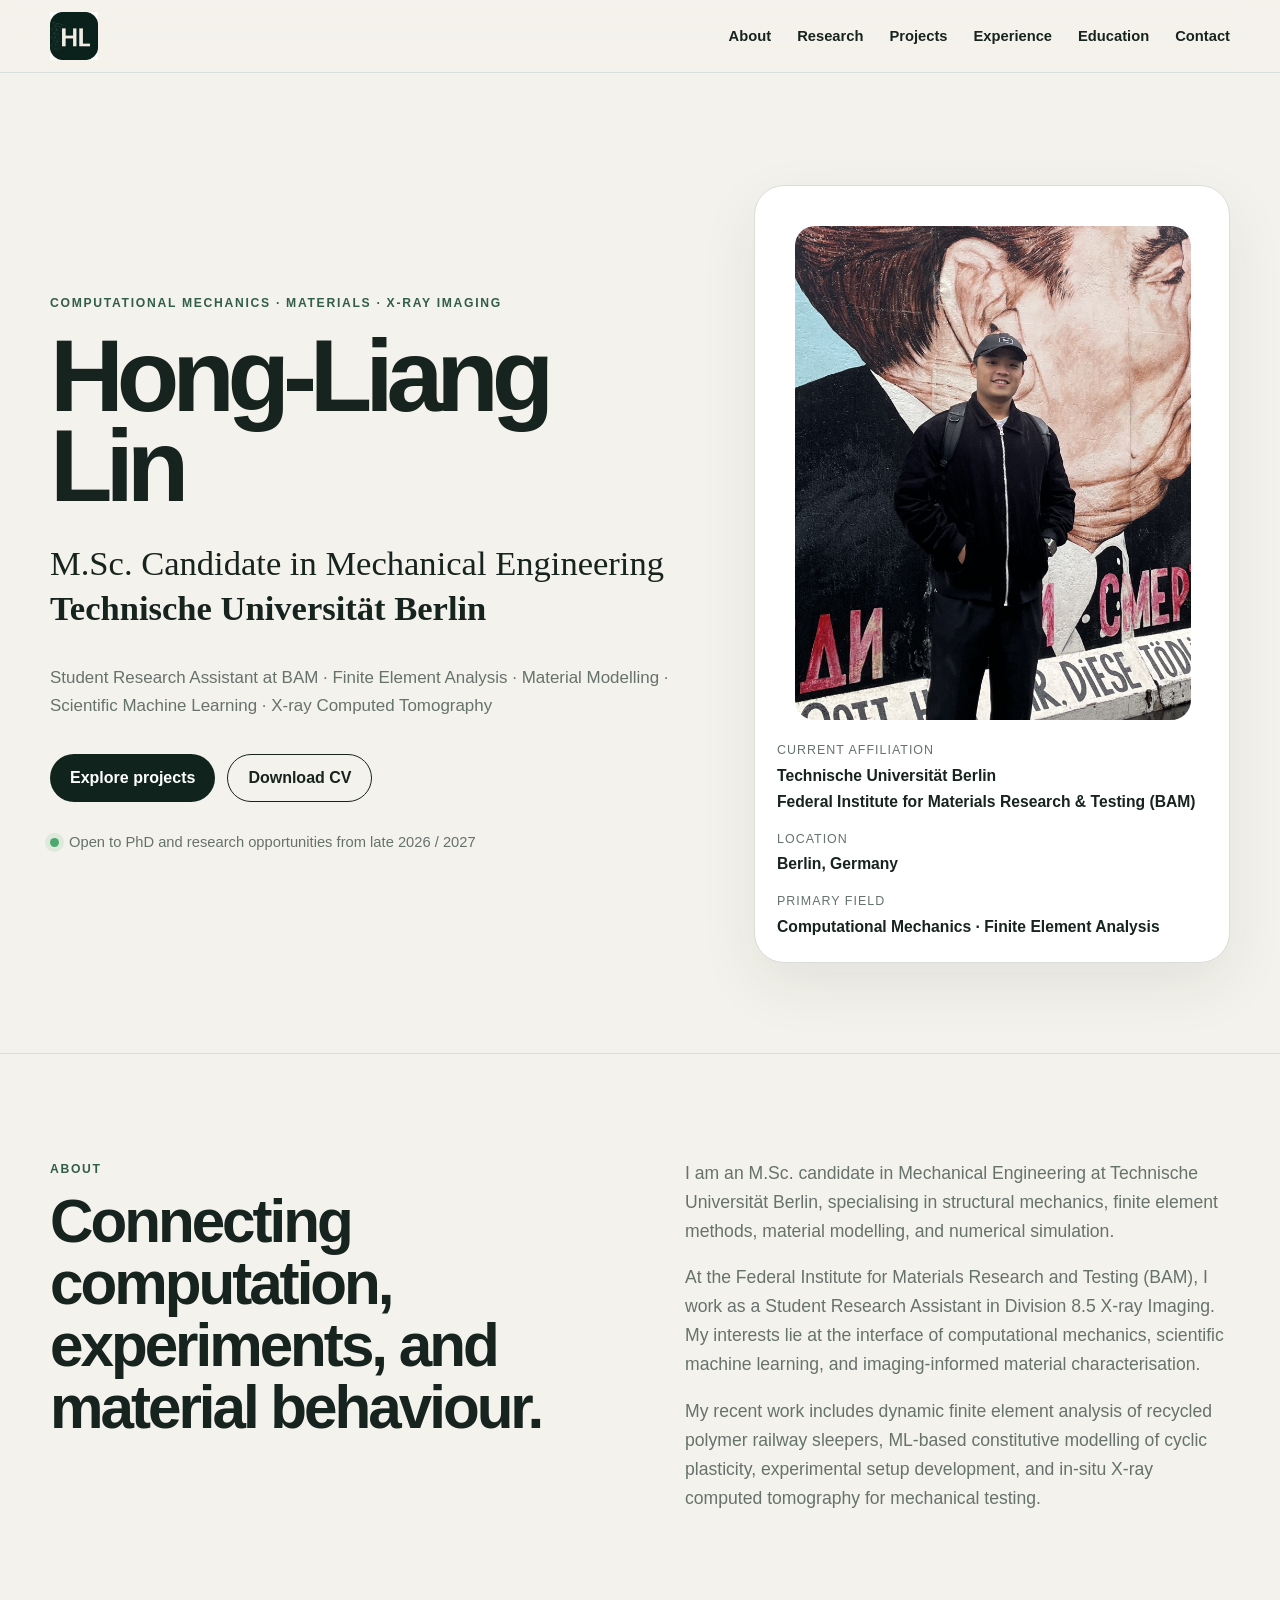
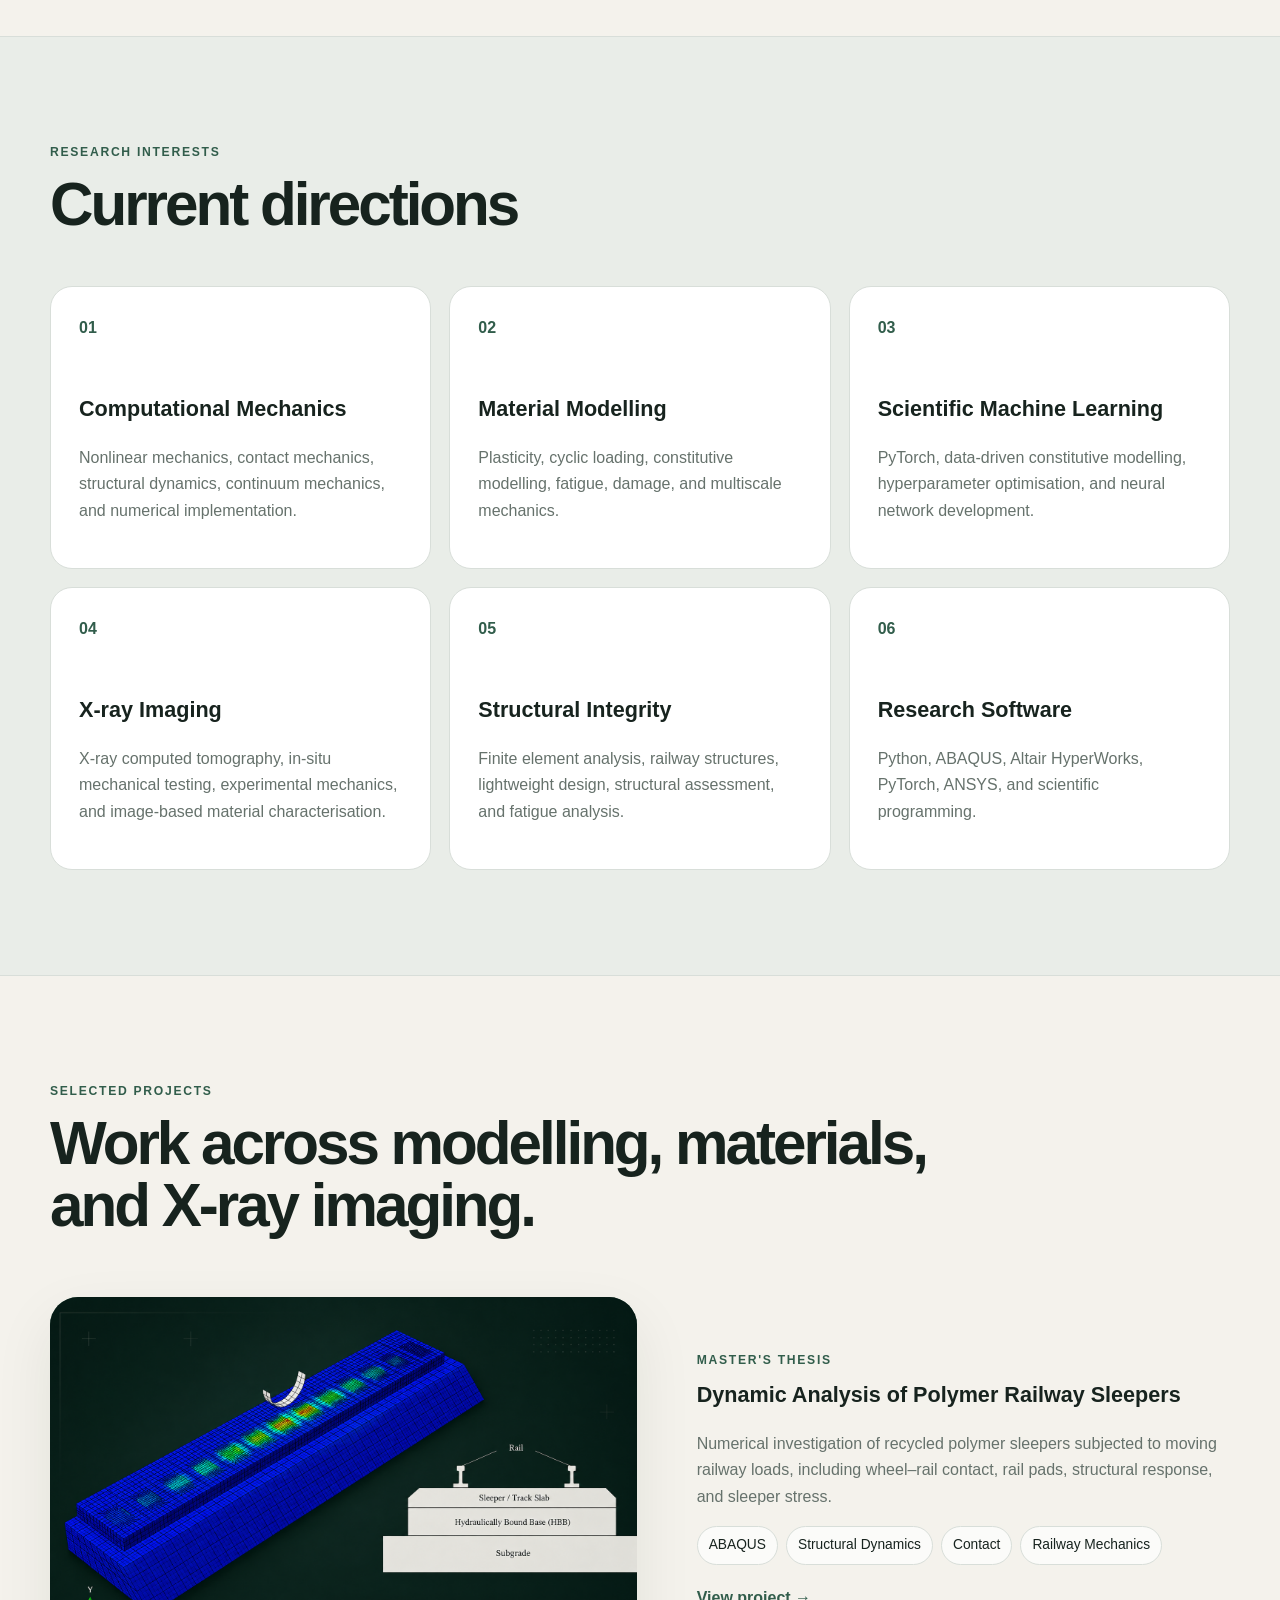
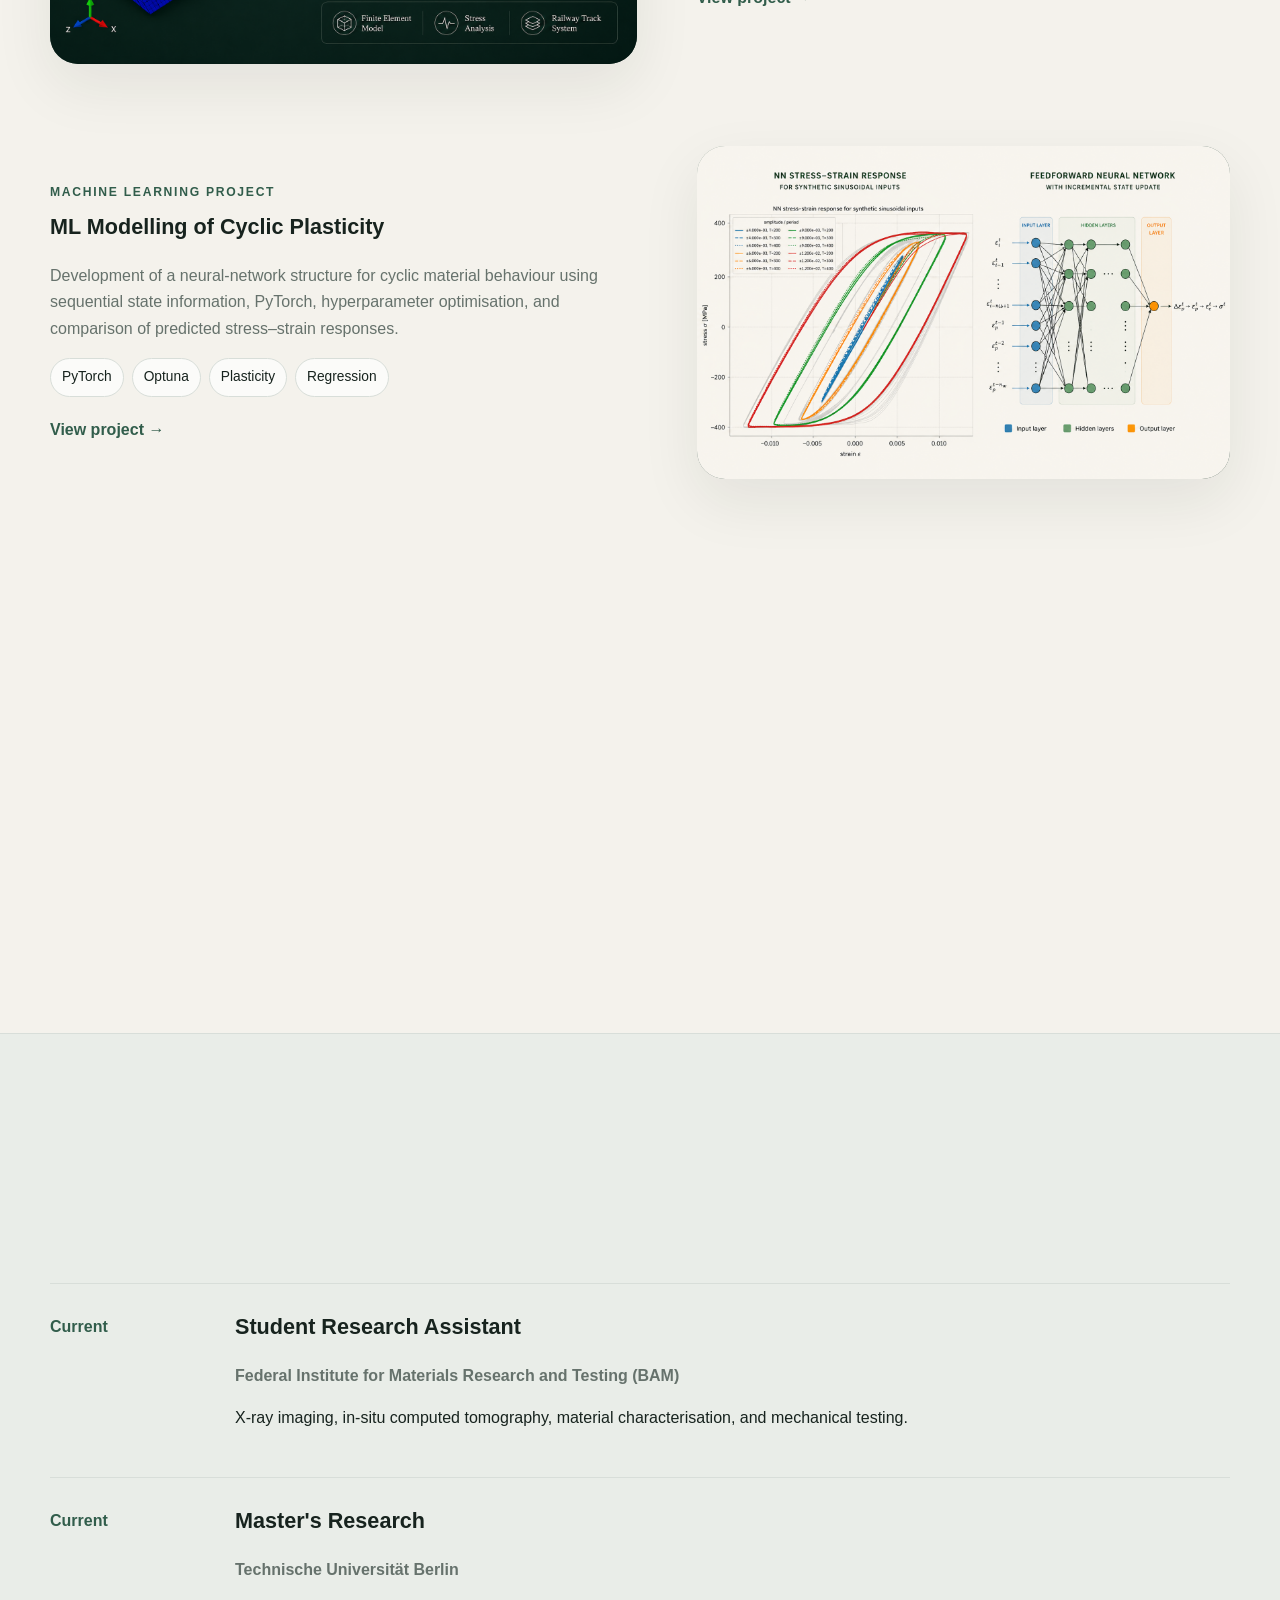
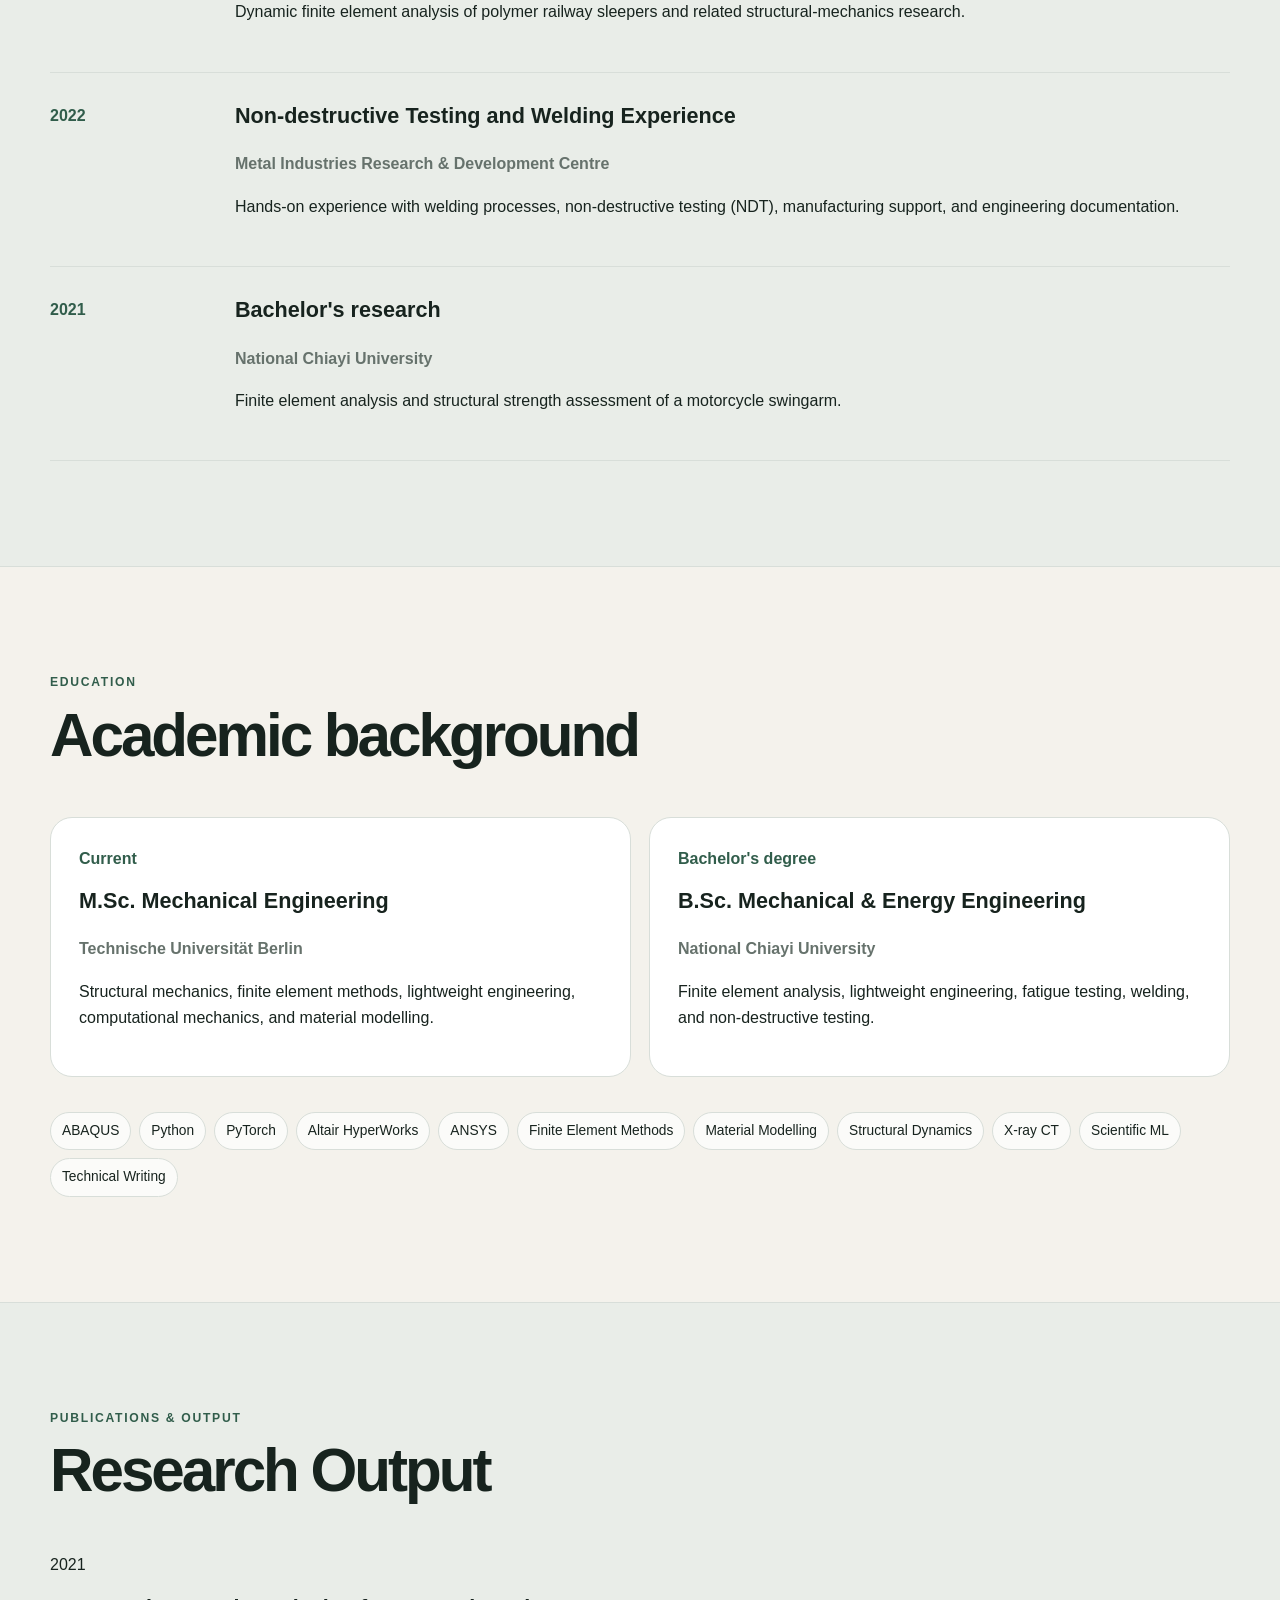
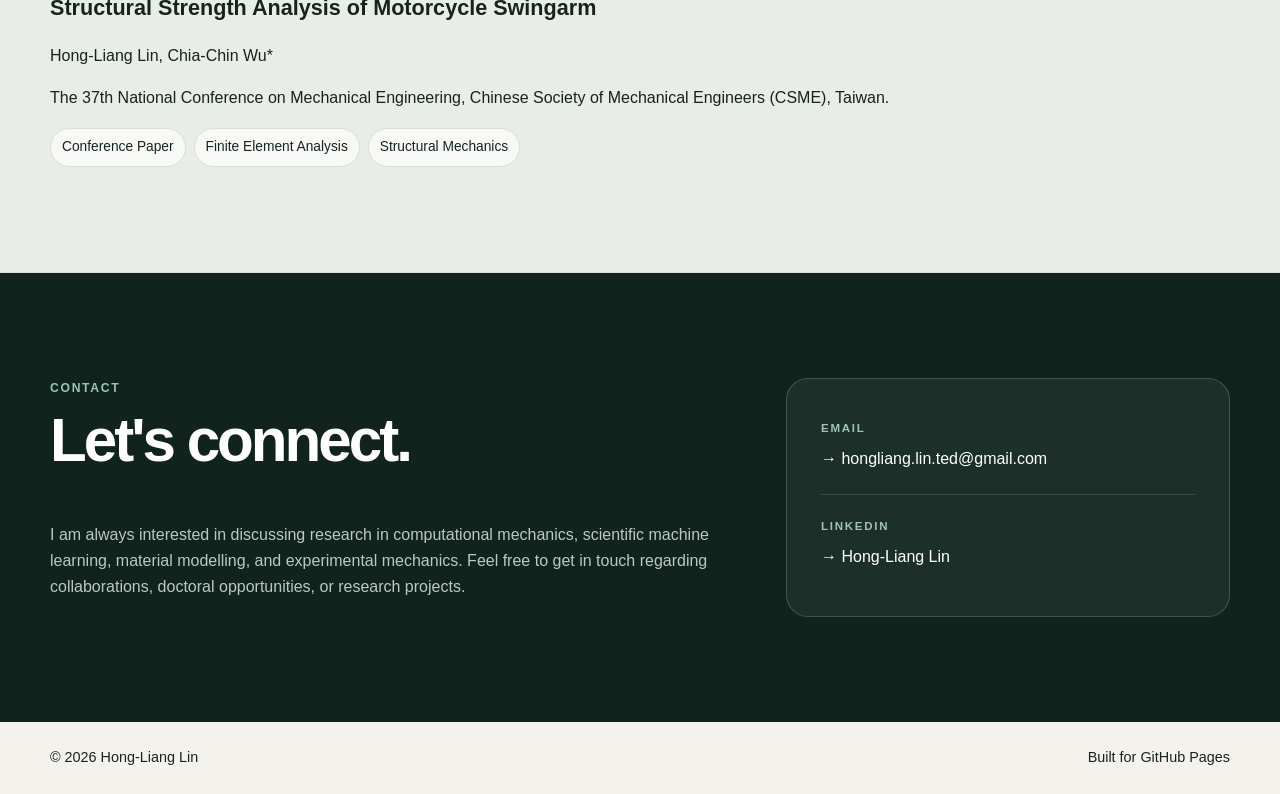
<file: index.html>
<!doctype html>
<html lang="en">
<head>
  <meta charset="utf-8">
  <meta name="viewport" content="width=device-width,initial-scale=1">
  <meta name="description" content="Hong-Liang Lin — M.Sc. candidate in Mechanical Engineering at TU Berlin and Student Research Assistant at BAM.">
  <meta name="theme-color" content="#10241d">
  <title>Hong-Liang Lin | Mechanical Engineering</title>
  <link rel="icon" type="image/png" href="favicon_logo.png">
  <link rel="apple-touch-icon" href="favicon.png">
  <link rel="stylesheet" href="assets/style.css">
  <script defer src="assets/script.js"></script>
</head>
<body>
<header class="site-header">
  <div class="container nav-wrap">
    <a class="brand" href="#home" aria-label="Hong-Liang Lin home">
    <img src="favicon_logo.png" alt="Hong-Liang Lin Logo">
    </a>
    <button class="menu-button" aria-label="Open menu" aria-expanded="false">Menu</button>
    <nav class="site-nav" aria-label="Primary navigation">
      <a href="#about">About</a>
      <a href="#research">Research</a>
      <a href="#projects">Projects</a>
      <a href="#experience">Experience</a>
      <a href="#education">Education</a>
      <a href="#contact">Contact</a>
    </nav>
  </div>
</header>

<main>
<section class="hero" id="home">
  <div class="container hero-grid">
    <div class="hero-copy-wrap reveal">
      <p class="eyebrow">Computational mechanics · materials · X-ray imaging</p>
      <h1>Hong-Liang Lin</h1>
      <p class="hero-lead">
        M.Sc. Candidate in Mechanical Engineering<br>
        <strong>Technische Universität Berlin</strong>
      </p>
      <p class="hero-sub">
        Student Research Assistant at BAM · Finite Element Analysis · Material Modelling ·
        Scientific Machine Learning · X-ray Computed Tomography
      </p>
      <div class="hero-actions">
        <a class="button primary" href="#projects">Explore projects</a>
        <a class="button secondary" href="assets/CV_LIN.pdf">Download CV</a>
      </div>
      <div class="status">
        <span class="status-dot"></span>
        Open to PhD and research opportunities from late 2026 / 2027
      </div>
    </div>

    <aside class="profile-card reveal">
      <div class="portrait">
      <img src="assets/Hong-liang-Foto.jpg"
         alt="Hong-Liang Lin">
      </div>
      <div class="profile-meta">
        <div><span>Current affiliation</span><strong>Technische Universität Berlin<br>
          Federal Institute for Materials Research & Testing (BAM)</strong></div>
        <div><span>Location</span><strong>Berlin, Germany</strong></div>
        <div><span>Primary field</span><strong>Computational Mechanics · Finite Element Analysis </strong></div>
      </div>
    </aside>
  </div>
</section>

<section class="section" id="about">
  <div class="container split">
    <div class="reveal">
      <p class="section-label">About</p>
      <h2>Connecting computation, experiments, and material behaviour.</h2>
    </div>
    <div class="prose reveal">
      <p>
        I am an M.Sc. candidate in Mechanical Engineering at Technische Universität Berlin,
        specialising in structural mechanics, finite element methods, material modelling,
        and numerical simulation.
      </p>
      <p>
        At the Federal Institute for Materials Research and Testing (BAM), I work as a
        Student Research Assistant in Division 8.5 X-ray Imaging. My interests lie at the interface of
        computational mechanics, scientific machine learning, and imaging-informed
        material characterisation.
      </p>
      <p>
        My recent work includes dynamic finite element analysis of recycled polymer
        railway sleepers, ML-based constitutive modelling of cyclic
        plasticity, experimental setup development, and in-situ X-ray computed tomography for mechanical testing.
      </p>
    </div>
  </div>
</section>

<section class="section alt" id="research">
  <div class="container">
    <p class="section-label reveal">Research interests</p>
    <h2 class="reveal">Current directions</h2>
    <div class="card-grid">
      <article class="card reveal">
        <span class="card-number">01</span>
        <h3>Computational Mechanics</h3>
        <p>Nonlinear mechanics, contact mechanics, structural dynamics, continuum mechanics, and numerical implementation.</p>
      </article>
      <article class="card reveal">
        <span class="card-number">02</span>
        <h3>Material Modelling</h3>
        <p>Plasticity, cyclic loading, constitutive modelling, fatigue, damage, and multiscale mechanics.</p>
      </article>
      <article class="card reveal">
        <span class="card-number">03</span>
        <h3>Scientific Machine Learning</h3>
        <p>PyTorch, data-driven constitutive modelling, hyperparameter optimisation, and neural network development.</p>
      </article>
      <article class="card reveal">
        <span class="card-number">04</span>
        <h3>X-ray Imaging</h3>
        <p>X-ray computed tomography, in-situ mechanical testing, experimental mechanics, and image-based material characterisation.</p>
      </article>
      <article class="card reveal">
        <span class="card-number">05</span>
        <h3>Structural Integrity</h3>
        <p>Finite element analysis, railway structures, lightweight design, structural assessment, and fatigue analysis.</p>
      </article>
      <article class="card reveal">
        <span class="card-number">06</span>
        <h3>Research Software</h3>
        <p>Python, ABAQUS, Altair HyperWorks, PyTorch, ANSYS, and scientific programming.</p>
      </article>
    </div>
  </div>
</section>

<section class="section" id="projects">
  <div class="container">
    <p class="section-label reveal">Selected projects</p>
    <h2 class="reveal">Work across modelling, materials, and X-ray imaging.</h2>

    <div class="project-list">
      <article class="project reveal">
        <a class="project-visual visual-one" href="projects/polymer-sleepers.html">
          <img src="assets/Railway_Foto.png" alt="Analysis for Railway system">
        </a>
        <div class="project-copy">
          <p class="project-tag">Master's thesis</p>
          <h3>Dynamic Analysis of Polymer Railway Sleepers</h3>
          <p>
            Numerical investigation of recycled polymer sleepers subjected to moving railway loads,
            including wheel–rail contact, rail pads, structural response,
            and sleeper stress.
          </p>
          <div class="tags">
            <span>ABAQUS</span><span>Structural Dynamics</span><span>Contact</span><span>Railway Mechanics</span>
          </div>
          <a class="text-link" href="projects/polymer-sleepers.html">View project →</a>
        </div>
      </article>

      <article class="project reverse reveal">
        <a class="project-visual visual-two" href="projects/cyclic-plasticity.html">
          <img src="assets/ML_Foto.png" alt="ML Modelling of Cyclic Plasticity">
        </a>
        <div class="project-copy">
          <p class="project-tag">Machine learning project</p>
          <h3>ML Modelling of Cyclic Plasticity</h3>
          <p>
            Development of a neural-network structure for cyclic material behaviour using
            sequential state information, PyTorch, hyperparameter optimisation, and comparison
            of predicted stress–strain responses.
          </p>
          <div class="tags">
            <span>PyTorch</span><span>Optuna</span><span>Plasticity</span><span>Regression</span>
          </div>
          <a class="text-link" href="projects/cyclic-plasticity.html">View project →</a>
        </div>
      </article>

      <article class="project reveal">
        <a class="project-visual visual-three" href="projects/xray-ct.html">
          <div class="visual-label">Experimental Development</div>
          <div class="visual-title">In-situ X-ray CT</div>
        </a>
        <div class="project-copy">
          <p class="project-tag">BAM research</p>
          <h3>In-situ X-ray CT for Material Testing</h3>
          <p>
            Research support in X-ray computed tomography and development of in-situ experimental systems for mechanical testing, 
            including experimental setup design, image quality optimisation, and testing workflow development.
          </p>
          <div class="tags">
            <span>X-ray CT</span><span>Experimental Setup</span><span>In-situ Testing</span><span>Material Characterisation</span>
          </div>
          <a class="text-link" href="projects/xray-ct.html">View project →</a>
        </div>
      </article>
    </div>
  </div>
</section>

<section class="section alt" id="experience">
  <div class="container">
    <p class="section-label reveal">Experience</p>
    <h2 class="reveal">Selected professional experience</h2>
    <div class="timeline">
      <article class="timeline-item reveal">
        <div class="timeline-date">Current</div>
        <div>
          <h3>Student Research Assistant</h3>
          <p class="timeline-org">Federal Institute for Materials Research and Testing (BAM)</p>
          <p>X-ray imaging, in-situ computed tomography, material characterisation, and mechanical testing.</p>
        </div>
      </article>
      <article class="timeline-item reveal">
        <div class="timeline-date">Current</div>
        <div>
          <h3>Master's Research</h3>
          <p class="timeline-org">Technische Universität Berlin</p>
          <p>Dynamic finite element analysis of polymer railway sleepers and related structural-mechanics research.</p>
        </div>
      </article>
      <article class="timeline-item reveal">
        <div class="timeline-date">2022</div>
        <div>
          <h3>Non-destructive Testing and Welding Experience</h3>
          <p class="timeline-org">Metal Industries Research & Development Centre</p>
          <p>Hands-on experience with welding processes, non-destructive testing (NDT), manufacturing support, and engineering documentation.</p>
        </div>
      </article>
      <article class="timeline-item reveal">
        <div class="timeline-date">2021</div>
        <div>
          <h3>Bachelor's research</h3>
          <p class="timeline-org">National Chiayi University</p>
          <p>Finite element analysis and structural strength assessment of a motorcycle swingarm.</p>
        </div>
      </article>
    </div>
  </div>
</section>

<section class="section" id="education">
  <div class="container">
    <p class="section-label reveal">Education</p>
    <h2 class="reveal">Academic background</h2>
    <div class="education-grid">
      <article class="education-card reveal">
        <p class="education-year">Current</p>
        <h3>M.Sc. Mechanical Engineering</h3>
        <p class="timeline-org">Technische Universität Berlin</p>
        <p>Structural mechanics, finite element methods, lightweight engineering, computational mechanics, and material modelling.</p>
      </article>
      <article class="education-card reveal">
        <p class="education-year">Bachelor's degree</p>
        <h3>B.Sc. Mechanical & Energy Engineering</h3>
        <p class="timeline-org">National Chiayi University</p>
        <p>Finite element analysis, lightweight engineering, fatigue testing, welding, and non-destructive testing.</p>
      </article>
    </div>

    <div class="skills reveal">
      <span>ABAQUS</span><span>Python</span><span>PyTorch</span><span>Altair HyperWorks</span>
      <span>ANSYS</span><span>Finite Element Methods</span><span>Material Modelling</span><span>Structural Dynamics</span>
      <span>X-ray CT</span><span>Scientific ML</span><span>Technical Writing</span>
    </div>
  </div>
</section>

<section class="section alt" id="publications">
  <div class="container">
    <p class="section-label reveal">Publications & Output</p>
    <h2 class="reveal">Research Output</h2>

    <div class="publication-card reveal">
      <p class="publication-year">2021</p>

      <h3>Structural Strength Analysis of Motorcycle Swingarm</h3>

      <p class="publication-authors">
        Hong-Liang Lin, Chia-Chin Wu*
      </p>

      <p class="publication-venue">
        The 37th National Conference on Mechanical Engineering,
        Chinese Society of Mechanical Engineers (CSME), Taiwan.
      </p>

      <div class="tags">
        <span>Conference Paper</span>
        <span>Finite Element Analysis</span>
        <span>Structural Mechanics</span>
      </div>
    </div>

  </div>
</section>

<section class="section contact-section" id="contact">
  <div class="container contact-grid">
    <div class="reveal">
      <p class="section-label">Contact</p>
      <h2>Let's connect.</h2>
      <p>
        I am always interested in discussing research in computational mechanics, scientific machine learning, material modelling, and 
        experimental mechanics. Feel free to get in touch regarding collaborations, doctoral opportunities, or research projects.
      </p>
    </div>
    <div class="contact-card reveal">
      <a href="mailto:hongliang.lin.ted@gmail.com">
      <span>Email</span>
      <strong>→ hongliang.lin.ted@gmail.com</strong>
    </a>
      <a href="https://www.linkedin.com/in/hong-liang-lin-b7311630a">
      <span>LinkedIn</span>
      <strong>→ Hong-Liang Lin</strong>
    </a>
    </div>
  </div>
</section>
</main>

<footer>
  <div class="container footer-wrap">
    <span>© <span id="year"></span> Hong-Liang Lin</span>
    <span>Built for GitHub Pages</span>
  </div>
</footer>
</body>
</html>
</file>
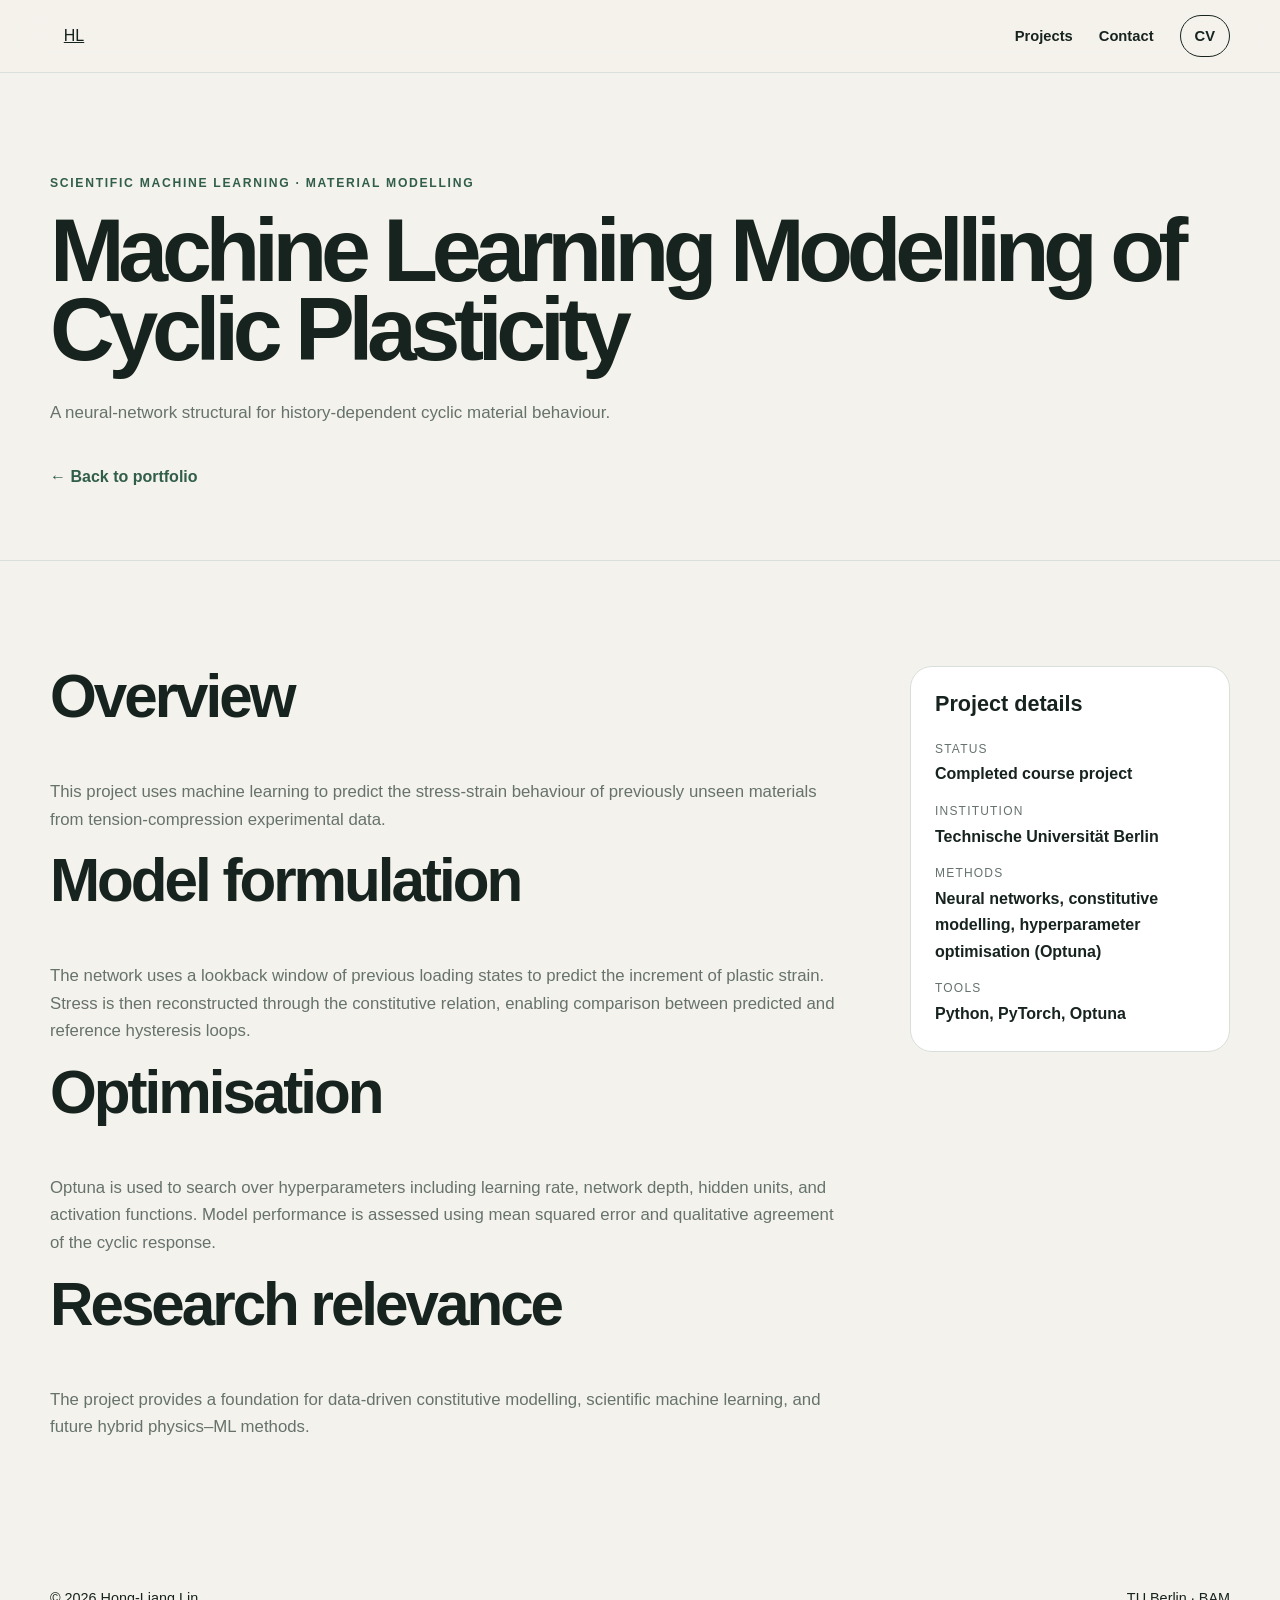
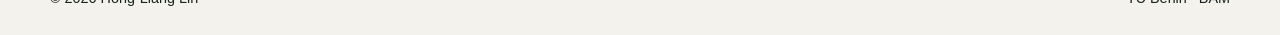
<file: projects/cyclic-plasticity.html>
<!doctype html>
<html lang="en">
<head>
<meta charset="utf-8"><meta name="viewport" content="width=device-width,initial-scale=1">
<title>Machine Learning Modelling of Cyclic Plasticity | Hong-Liang Lin</title>
<link rel="stylesheet" href="../assets/style.css">
<script defer src="../assets/script.js"></script>
</head>
<body class="project-page">
<header class="site-header"><div class="container nav-wrap">
<a class="brand" href="../index.html">HL</a>
<nav class="site-nav"><a href="../index.html#projects">Projects</a><a href="../index.html#contact">Contact</a><a class="nav-cta" href="../assets/CV_LIN.pdf">CV</a></nav>
</div></header>
<main>
<section class="page-hero"><div class="container">
<p class="eyebrow">Scientific machine learning · Material modelling</p><h1>Machine Learning Modelling of Cyclic Plasticity</h1><p class="hero-sub">A neural-network structural for history-dependent cyclic material behaviour.</p>
<a class="back-link" href="../index.html#projects">← Back to portfolio</a>
</div></section>
<section class="section"><div class="container content-grid">
<article class="content">

<h2>Overview</h2>
<p>This project uses machine learning to predict the stress-strain behaviour of previously unseen materials from tension-compression experimental data.</p>
<h2>Model formulation</h2>
<p>The network uses a lookback window of previous loading states to predict the increment of plastic strain. Stress is then reconstructed through the constitutive relation, enabling comparison between predicted and reference hysteresis loops.</p>
<h2>Optimisation</h2>
<p>Optuna is used to search over hyperparameters including learning rate, network depth, hidden units, and activation functions. Model performance is assessed using mean squared error and qualitative agreement of the cyclic response.</p>
<h2>Research relevance</h2>
<p>The project provides a foundation for data-driven constitutive modelling, scientific machine learning, and future hybrid physics–ML methods.</p>

</article>
<aside class="sidebar">
<h3>Project details</h3>
<dl>
<dt>Status</dt><dd>Completed course project</dd>
<dt>Institution</dt><dd>Technische Universität Berlin</dd>
<dt>Methods</dt><dd>Neural networks, constitutive modelling, hyperparameter optimisation (Optuna)</dd>
<dt>Tools</dt><dd>Python, PyTorch, Optuna</dd>
</dl>
</aside>
</div></section>
</main>
<footer><div class="container footer-wrap"><span>© <span id="year"></span> Hong-Liang Lin</span><span>TU Berlin · BAM</span></div></footer>
</body></html>
</file>
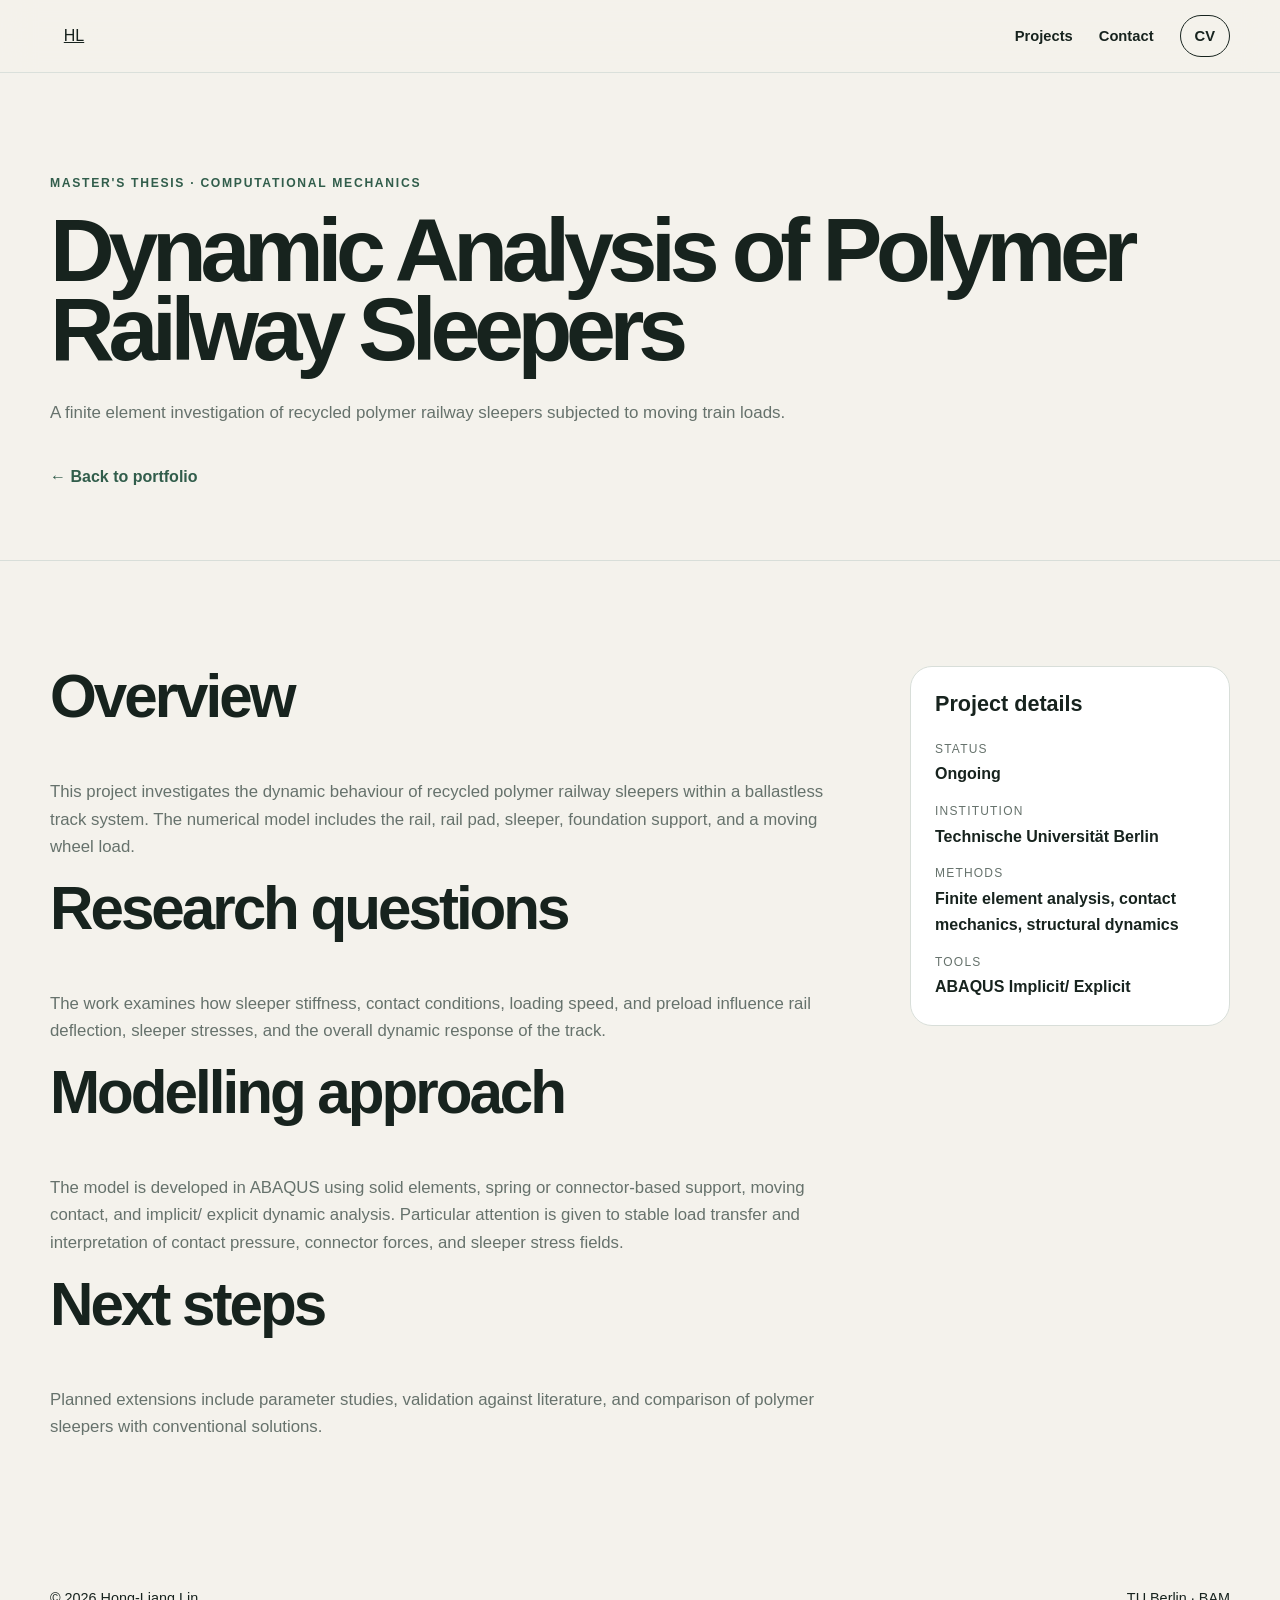
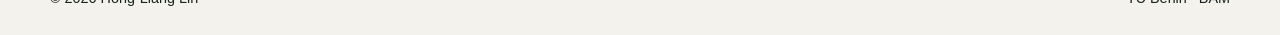
<file: projects/polymer-sleepers.html>
<!doctype html>
<html lang="en">
<head>
<meta charset="utf-8"><meta name="viewport" content="width=device-width,initial-scale=1">
<title>Dynamic Analysis of Polymer Railway Sleepers | Hong-Liang Lin</title>
<link rel="stylesheet" href="../assets/style.css">
<script defer src="../assets/script.js"></script>
</head>
<body class="project-page">
<header class="site-header"><div class="container nav-wrap">
<a class="brand" href="../index.html">HL</a>
<nav class="site-nav"><a href="../index.html#projects">Projects</a><a href="../index.html#contact">Contact</a><a class="nav-cta" href="../assets/CV_LIN.pdf">CV</a></nav>
</div></header>
<main>
<section class="page-hero"><div class="container">
<p class="eyebrow">Master's thesis · Computational mechanics</p><h1>Dynamic Analysis of Polymer Railway Sleepers</h1><p class="hero-sub">A finite element investigation of recycled polymer railway sleepers subjected to moving train loads.</p>
<a class="back-link" href="../index.html#projects">← Back to portfolio</a>
</div></section>
<section class="section"><div class="container content-grid">
<article class="content">

<h2>Overview</h2>
<p>This project investigates the dynamic behaviour of recycled polymer railway sleepers within a ballastless track system. The numerical model includes the rail, rail pad, sleeper, foundation support, and a moving wheel load.</p>
<h2>Research questions</h2>
<p>The work examines how sleeper stiffness, contact conditions, loading speed, and preload influence rail deflection, sleeper stresses, and the overall dynamic response of the track.</p>
<h2>Modelling approach</h2>
<p>The model is developed in ABAQUS using solid elements, spring or connector-based support, moving contact, and implicit/ explicit dynamic analysis. Particular attention is given to stable load transfer and interpretation of contact pressure, connector forces, and sleeper stress fields.</p>
<h2>Next steps</h2>
<p>Planned extensions include parameter studies, validation against literature, and comparison of polymer sleepers with conventional solutions.</p>

</article>
<aside class="sidebar">
<h3>Project details</h3>
<dl>
<dt>Status</dt><dd>Ongoing</dd>
<dt>Institution</dt><dd>Technische Universität Berlin</dd>
<dt>Methods</dt><dd>Finite element analysis, contact mechanics, structural dynamics</dd>
<dt>Tools</dt><dd>ABAQUS Implicit/ Explicit</dd>
</dl>
</aside>
</div></section>
</main>
<footer><div class="container footer-wrap"><span>© <span id="year"></span> Hong-Liang Lin</span><span>TU Berlin · BAM</span></div></footer>
</body></html>
</file>
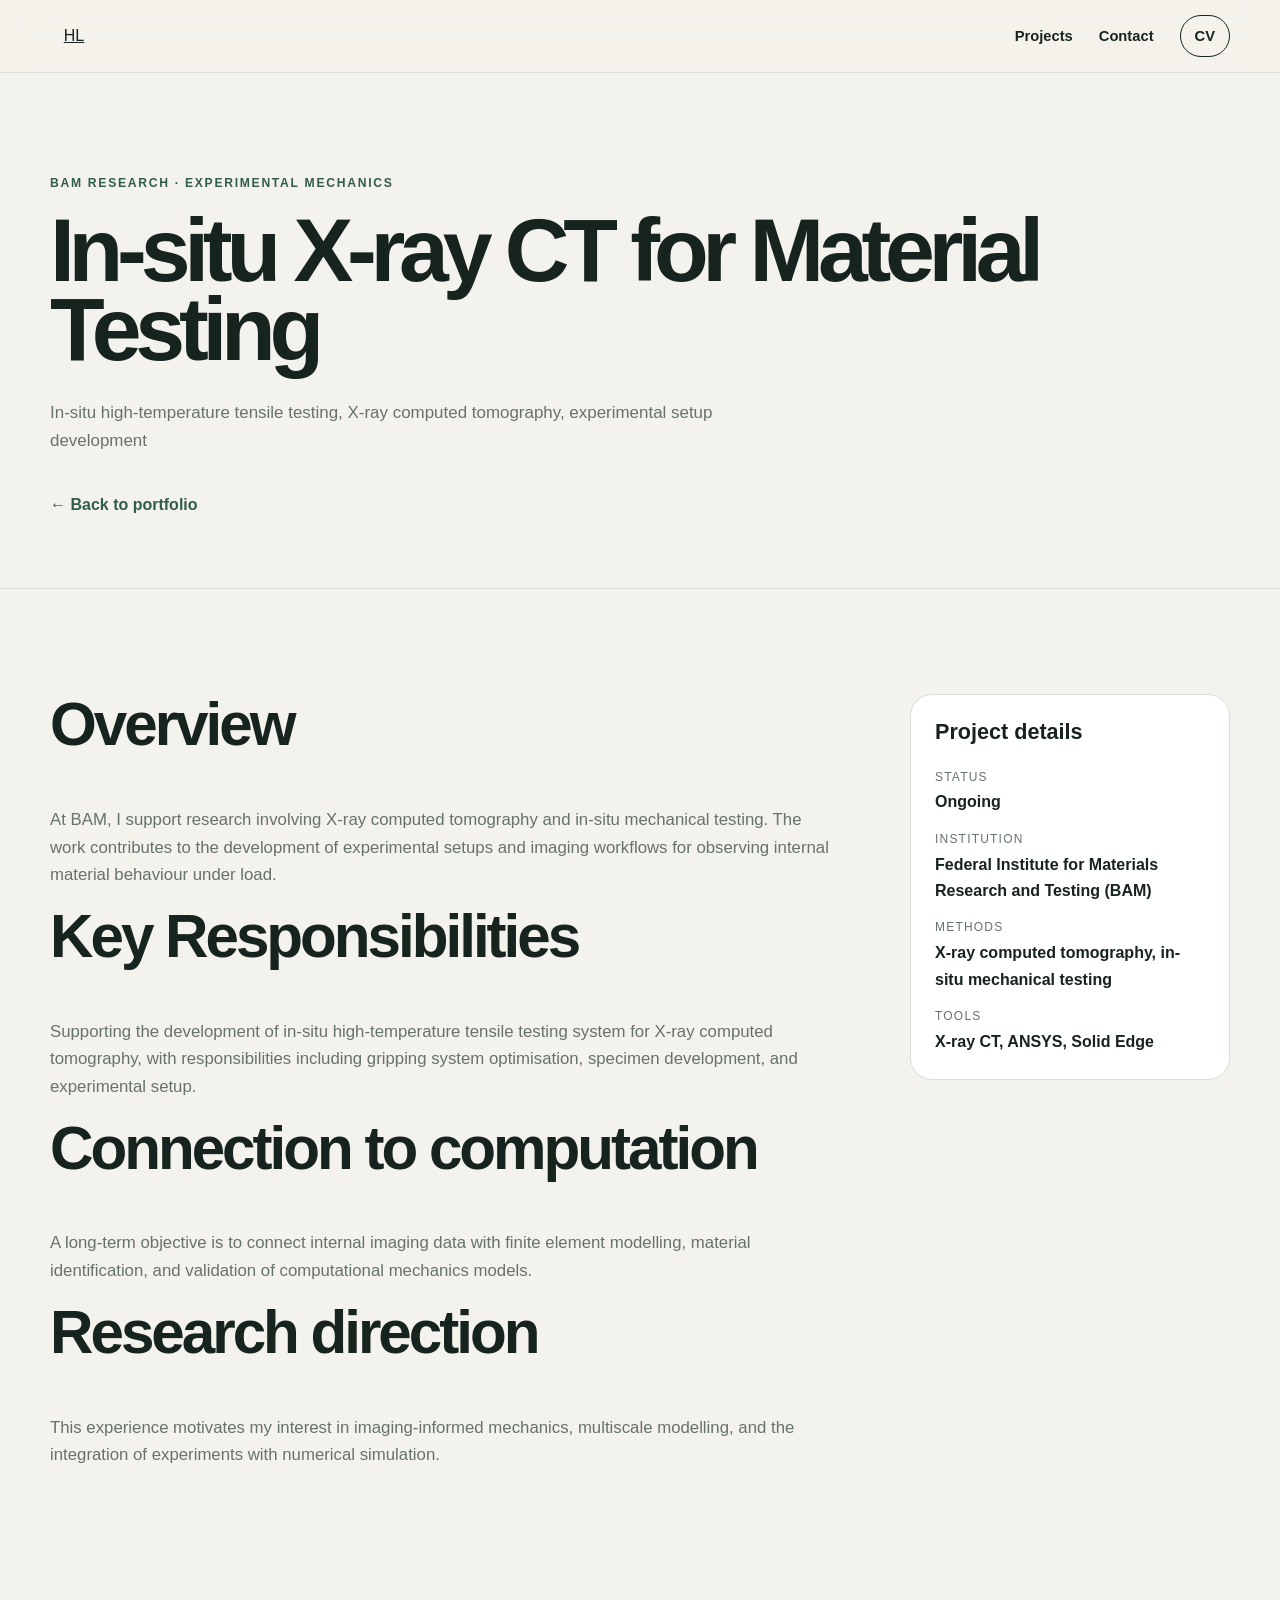
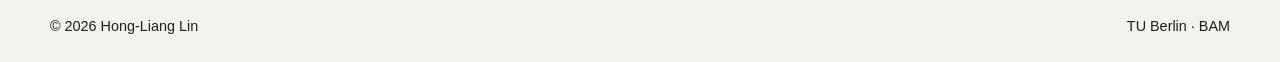
<file: projects/xray-ct.html>
<!doctype html>
<html lang="en">
<head>
<meta charset="utf-8"><meta name="viewport" content="width=device-width,initial-scale=1">
<title>In-situ X-ray CT for Material Testing | Hong-Liang Lin</title>
<link rel="stylesheet" href="../assets/style.css">
<script defer src="../assets/script.js"></script>
</head>
<body class="project-page">
<header class="site-header"><div class="container nav-wrap">
<a class="brand" href="../index.html">HL</a>
<nav class="site-nav"><a href="../index.html#projects">Projects</a><a href="../index.html#contact">Contact</a><a class="nav-cta" href="../assets/CV_LIN.pdf">CV</a></nav>
</div></header>
<main>
<section class="page-hero"><div class="container">
<p class="eyebrow">BAM research · Experimental mechanics</p><h1>In-situ X-ray CT for Material Testing</h1><p class="hero-sub">In-situ high-temperature tensile testing, X-ray computed tomography, experimental setup development</p>
<a class="back-link" href="../index.html#projects">← Back to portfolio</a>
</div></section>
<section class="section"><div class="container content-grid">
<article class="content">

<h2>Overview</h2>
<p>At BAM, I support research involving X-ray computed tomography and in-situ mechanical testing. The work contributes to the development of experimental setups and imaging workflows for observing internal material behaviour under load.</p>
<h2>Key Responsibilities</h2>
<p>Supporting the development of in-situ high-temperature tensile testing system for X-ray computed tomography, with responsibilities including gripping system optimisation, specimen development, and experimental setup.</p>
<h2>Connection to computation</h2>
<p>A long-term objective is to connect internal imaging data with finite element modelling, material identification, and validation of computational mechanics models.</p>
<h2>Research direction</h2>
<p>This experience motivates my interest in imaging-informed mechanics, multiscale modelling, and the integration of experiments with numerical simulation.</p>

</article>
<aside class="sidebar">
<h3>Project details</h3>
<dl>
<dt>Status</dt><dd>Ongoing</dd>
<dt>Institution</dt><dd>Federal Institute for Materials Research and Testing (BAM)</dd>
<dt>Methods</dt><dd>X-ray computed tomography, in-situ mechanical testing</dd>
<dt>Tools</dt><dd>X-ray CT, ANSYS, Solid Edge</dd>
</dl>
</aside>
</div></section>
</main>
<footer><div class="container footer-wrap"><span>© <span id="year"></span> Hong-Liang Lin</span><span>TU Berlin · BAM</span></div></footer>
</body></html>
</file>
<file: assets/style.css>
:root{
  --bg:#f4f2ec;--surface:#fff;--ink:#17231e;--muted:#66726c;--line:#d8ded9;
  --accent:#315d4b;--accent-soft:#dbe8e1;--dark:#10241d;--max:1180px;
  --shadow:0 22px 60px rgba(20,40,31,.08)
}
*{box-sizing:border-box}
html{scroll-behavior:smooth}
body{margin:0;background:var(--bg);color:var(--ink);font-family:Arial,Helvetica,sans-serif;line-height:1.65}
a{color:inherit}
.container{width:min(var(--max),calc(100% - 40px));margin:auto}
.site-header{position:sticky;top:0;z-index:50;background:rgba(244,242,236,.9);backdrop-filter:blur(16px);border-bottom:1px solid rgba(216,222,217,.9)}
.nav-wrap{height:72px;display:flex;align-items:center;justify-content:space-between}
.brand{
  width:48px;
  height:48px;
  display:flex;
  align-items:center;
  justify-content:center;
  overflow:hidden;
}

.brand img{
  width:100%;
  height:100%;
  object-fit:contain;
}

.brand:hover{
  transform:scale(1.05);
}
.site-nav{display:flex;gap:26px;align-items:center}
.site-nav a{text-decoration:none;font-size:.92rem;font-weight:600}
.nav-cta{border:1px solid var(--ink);padding:8px 14px;border-radius:999px}
.menu-button{display:none}
.hero{padding:112px 0 90px}
.hero-grid{display:grid;grid-template-columns:1.15fr .85fr;gap:60px;align-items:center}
.eyebrow,.section-label,.project-tag{color:var(--accent);text-transform:uppercase;letter-spacing:.14em;font-size:.76rem;font-weight:700}
h1,h2,h3,p{margin-top:0}
h1{font-size:clamp(3.8rem,8vw,6.8rem);line-height:.88;letter-spacing:-.07em;margin:18px 0 30px}
h2{font-size:clamp(2.3rem,4.7vw,4.2rem);line-height:1.03;letter-spacing:-.05em;max-width:900px}
h3{font-size:1.35rem;line-height:1.25}
.hero-lead{font-family:Georgia,serif;font-size:clamp(1.45rem,2.7vw,2.25rem);line-height:1.28;max-width:760px}
.hero-sub{max-width:760px;color:var(--muted);font-size:1.06rem}
.hero-actions{display:flex;gap:12px;flex-wrap:wrap;margin-top:34px}
.button{display:inline-flex;align-items:center;justify-content:center;min-height:48px;padding:0 20px;border-radius:999px;text-decoration:none;font-weight:700}
.button.primary{background:var(--dark);color:#fff}
.button.secondary{border:1px solid var(--ink)}
.status{display:flex;align-items:center;gap:10px;margin-top:28px;color:var(--muted);font-size:.92rem}
.status-dot{width:9px;height:9px;border-radius:50%;background:#4da86f;box-shadow:0 0 0 5px rgba(77,168,111,.13)}
.profile-card{background:var(--surface);border:1px solid var(--line);border-radius:30px;padding:22px;box-shadow:var(--shadow)}
.portrait{
    aspect-ratio:4/5;
    overflow:hidden;
    border-radius:20px;

    width:92%;
    margin:18px;
}

.portrait img{
    width:100%;
    height:100%;
    object-fit:cover;
    display:block;
}
.portrait-caption{font-size:.8rem;color:#617068;margin-top:8px}
.profile-meta{display:grid;gap:14px;margin-top:20px}
.profile-meta div{display:grid;gap:2px}
.profile-meta span{font-size:.78rem;text-transform:uppercase;letter-spacing:.08em;color:var(--muted)}
.profile-meta strong{font-size:.98rem}
.section{padding:105px 0;border-top:1px solid var(--line)}
.section.alt{background:#e9ede8}
.split{display:grid;grid-template-columns:1fr 1fr;gap:90px}
.prose{font-size:1.1rem;color:var(--muted)}
.card-grid{display:grid;grid-template-columns:repeat(3,1fr);gap:18px;margin-top:50px}
.card{background:var(--surface);border:1px solid var(--line);border-radius:22px;padding:28px;min-height:250px}
.card-number{display:block;color:var(--accent);font-weight:700;margin-bottom:55px}
.card p{color:var(--muted)}
.project-list{display:grid;gap:82px;margin-top:60px}
.project{display:grid;grid-template-columns:1.1fr 1fr;gap:60px;align-items:center}
.project.reverse .project-visual{order:2}
.project-visual{
    position:relative;
    overflow:hidden;
    width:100%;
    aspect-ratio:16 / 10;
    min-height:0;
    border-radius:28px;
    box-shadow:var(--shadow);
    display:flex;
    flex-direction:column;
    justify-content:flex-end;
    padding:28px;
    text-decoration:none;
    color:#fff;
    transition:transform .25s ease;
}
.project-visual:hover{
    transform:translateY(-4px);
}
.project-visual img{
    position:absolute;
    inset:0;
    width:100%;
    height:100%;
    object-fit:cover;
    display:block;
}
.visual-one{background:linear-gradient(145deg,#6f8d7f,#183129)}
.visual-two{background:linear-gradient(145deg,#899b92,#2c453a)}
.visual-three{background:linear-gradient(145deg,#9baaa3,#22382f)}
.visual-label{text-transform:uppercase;letter-spacing:.11em;font-size:.75rem;opacity:.8}
.visual-title{font-size:2rem;font-weight:700;max-width:360px;line-height:1.08;margin-top:10px}
.project-copy p:not(.project-tag){color:var(--muted)}
.tags,.skills{display:flex;flex-wrap:wrap;gap:8px}
.tags span,.skills span{border:1px solid var(--line);background:rgba(255,255,255,.68);padding:7px 11px;border-radius:999px;font-size:.86rem}
.text-link{display:inline-block;margin-top:20px;text-decoration:none;font-weight:700;color:var(--accent)}
.timeline{margin-top:48px;border-top:1px solid var(--line)}
.timeline-item{display:grid;grid-template-columns:150px 1fr;gap:35px;padding:30px 0;border-bottom:1px solid var(--line)}
.timeline-date,.education-year{color:var(--accent);font-weight:700}
.timeline-org{font-weight:700;color:var(--muted)}
.education-grid{display:grid;grid-template-columns:1fr 1fr;gap:18px;margin-top:45px}
.education-card{background:var(--surface);border:1px solid var(--line);border-radius:22px;padding:28px}
.skills{margin-top:35px}
.empty-state{margin-top:40px;padding:40px;border:1px dashed #9eaaa3;border-radius:24px;background:rgba(255,255,255,.4)}
.empty-state span{display:inline-block;margin-top:10px;color:var(--accent);font-weight:700}
.contact-section{background:var(--dark);color:#fff}
.contact-section .section-label{color:#9fc4b2}
.contact-grid{display:grid;grid-template-columns:1.2fr .8fr;gap:70px}
.contact-grid p{color:#bcc9c2}
.contact-card{
    display:flex;
    flex-direction:column;
    padding:18px 34px;
    border-radius:22px;
    border:1px solid rgba(255,255,255,.18);
    background:rgba(255,255,255,.05);
}

.contact-card a{
    display:flex;
    flex-direction:column;
    gap:8px;
    padding:22px 0;
    text-decoration:none;
    color:#fff;
    border-bottom:1px solid rgba(255,255,255,.12);
    transition:all .25s ease;
}

.contact-card a:last-child{
    border-bottom:none;
}

.contact-card a span{
    font-size:.72rem;
    text-transform:uppercase;
    letter-spacing:.15em;
    font-weight:700;
    color:#9fc4b2;
}

.contact-card a strong{
    font-size:1rem;
    font-weight:500;
    transition:transform .25s ease;
}

.contact-card a:hover{
    opacity:.85;
}

.contact-card a:hover strong{
    transform:translateX(8px);
}
.footer{background:#0c1712;color:#aab7b0}
.footer-wrap{display:flex;justify-content:space-between;padding:24px 0;font-size:.9rem}
.reveal{opacity:0;transform:translateY(18px);transition:opacity .7s ease,transform .7s ease}
.reveal.visible{opacity:1;transform:none}

.project-page .page-hero{padding:100px 0 70px}
.project-page .page-hero h1{font-size:clamp(3.5rem,7vw,6.4rem)}
.project-page .content-grid{display:grid;grid-template-columns:1fr 320px;gap:70px}
.project-page .content{font-size:1.05rem;color:var(--muted)}
.project-page .content h2,.project-page .content h3{color:var(--ink)}
.project-page .sidebar{border:1px solid var(--line);background:var(--surface);border-radius:22px;padding:24px;height:max-content;position:sticky;top:95px}
.project-page .sidebar dl{margin:0}
.project-page .sidebar dt{font-size:.75rem;text-transform:uppercase;letter-spacing:.1em;color:var(--muted);margin-top:14px}
.project-page .sidebar dd{margin:2px 0 0;font-weight:700}
.back-link{display:inline-block;margin-top:20px;text-decoration:none;color:var(--accent);font-weight:700}

@media(max-width:900px){
  .menu-button{display:block;background:none;border:1px solid var(--line);border-radius:999px;padding:8px 12px}
  .site-nav{display:none;position:absolute;left:20px;right:20px;top:64px;padding:18px;background:var(--surface);border:1px solid var(--line);border-radius:18px;flex-direction:column;align-items:stretch;box-shadow:var(--shadow)}
  .site-nav.open{display:flex}
  .hero-grid,.split,.project,.contact-grid,.project-page .content-grid{grid-template-columns:1fr}
  .profile-card{max-width:470px}
  .card-grid{grid-template-columns:1fr 1fr}
  .project.reverse .project-visual{order:initial}
  .project-page .sidebar{position:static}
}
@media(max-width:620px){
  .container{width:min(var(--max),calc(100% - 26px))}
  .hero{padding-top:78px}
  .section{padding:78px 0}
  .card-grid,.education-grid{grid-template-columns:1fr}
  .project-visual{min-height:290px}
  .timeline-item{grid-template-columns:1fr;gap:7px}
  .footer-wrap{flex-direction:column;gap:6px}
}
</file>
